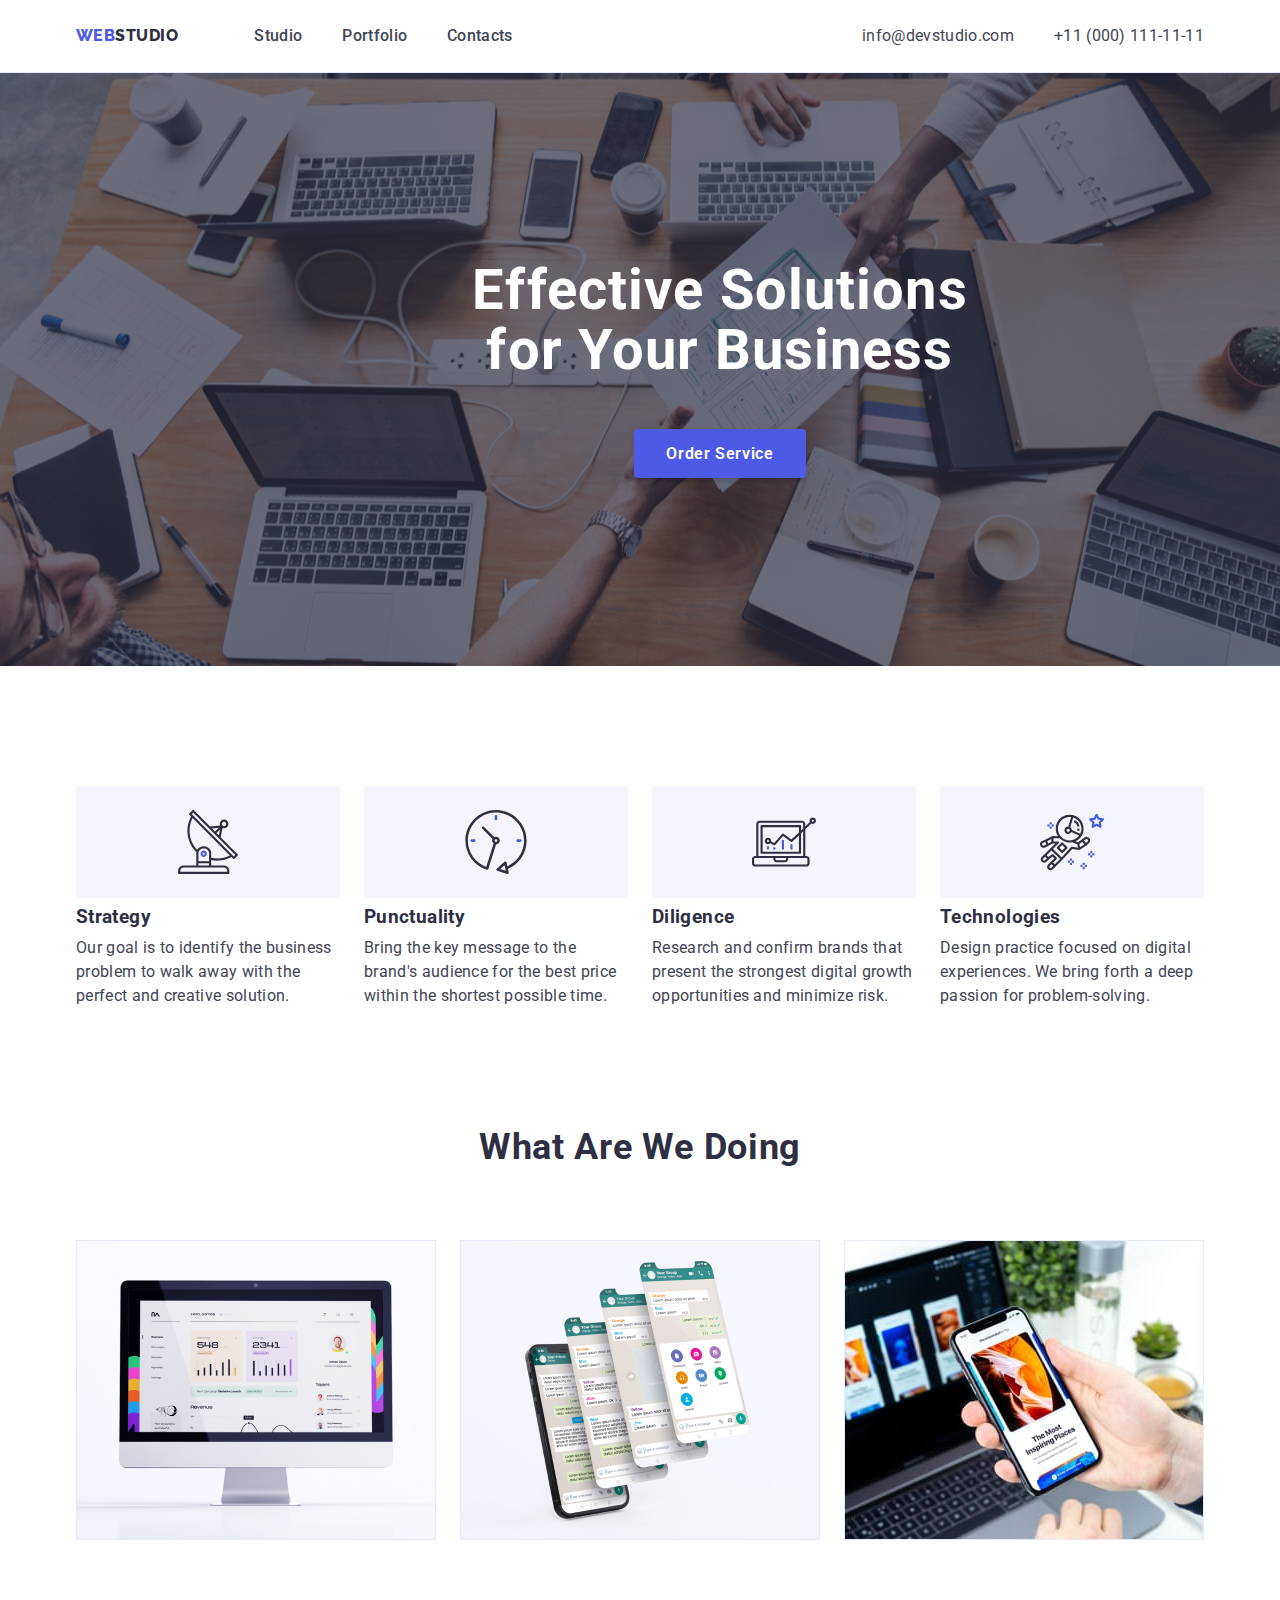
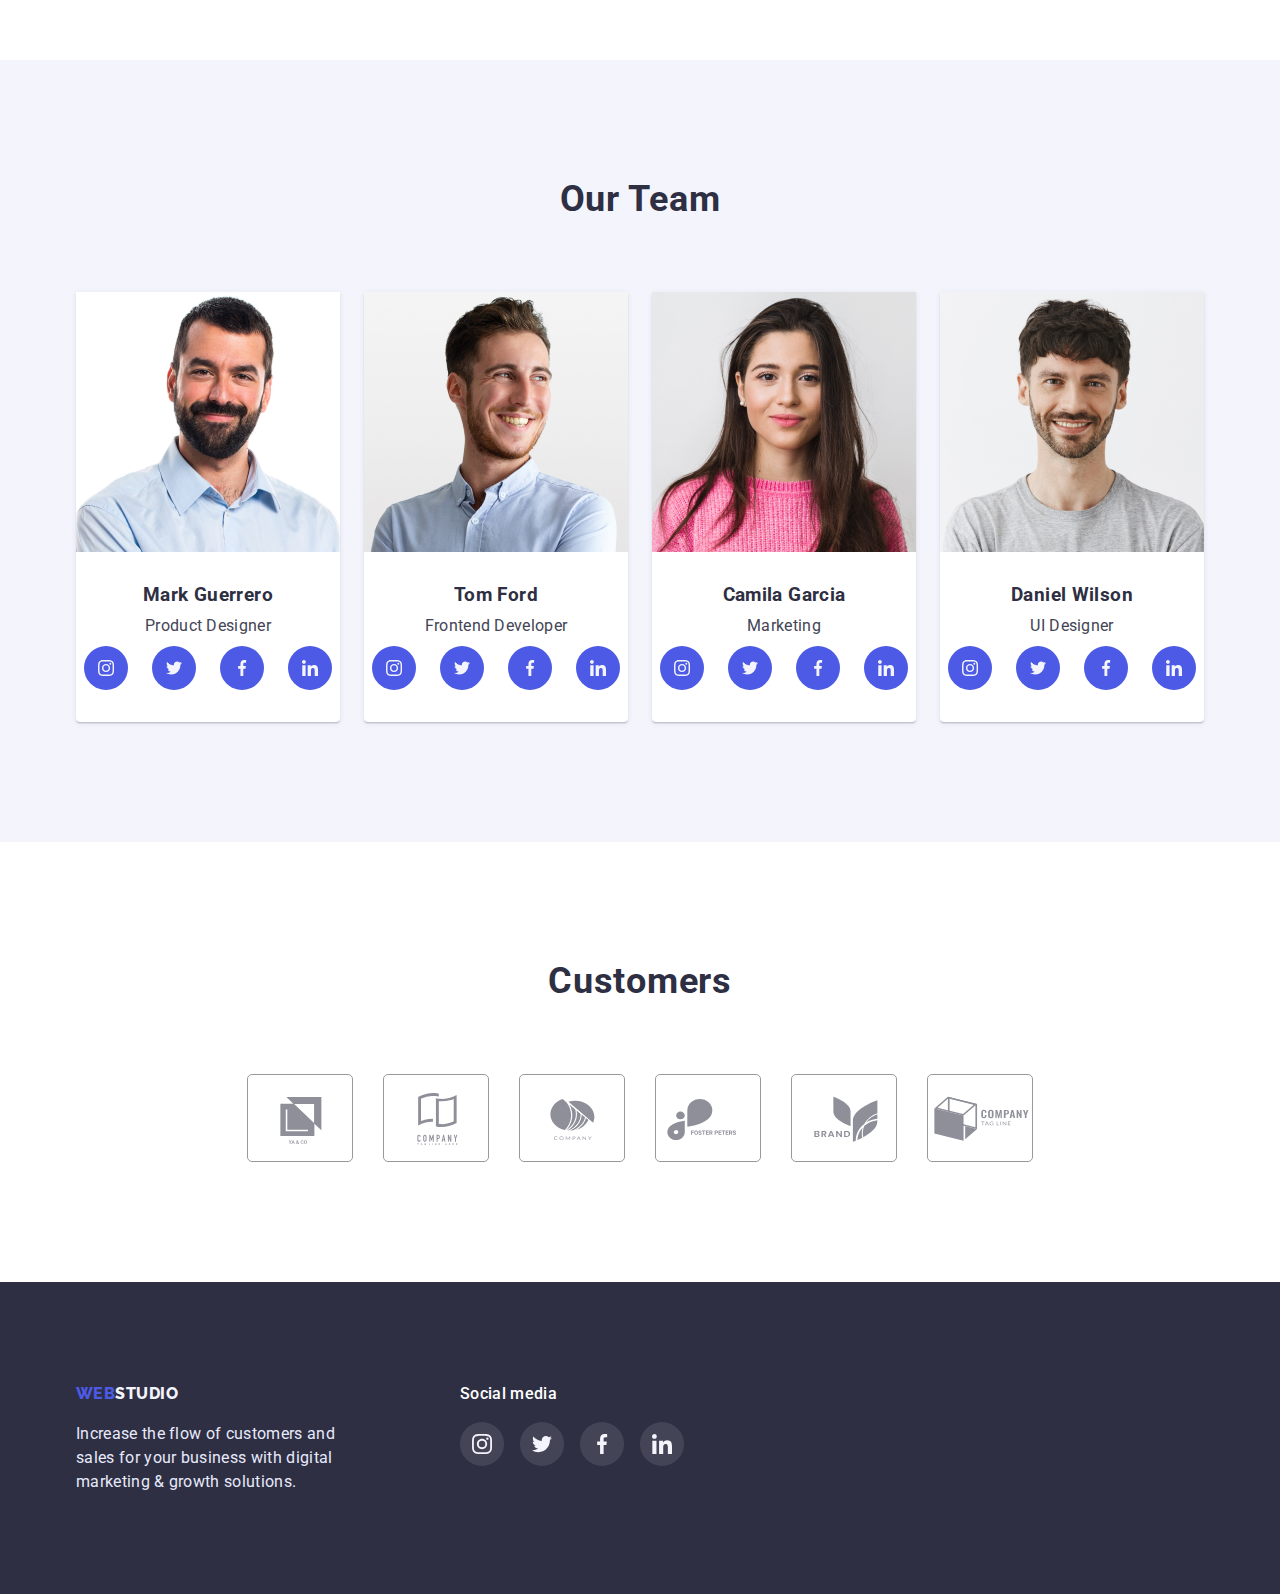
<file: index.html>
<!DOCTYPE html>
<html lang="en">
  <head>
    <meta charset="UTF-8" />
    <meta http-equiv="X-UA-Compatible" content="IE=edge" />
    <meta name="viewport" content="width=device-width, initial-scale=1.0" />
    <link rel="preconnect" href="https://fonts.googleapis.com" />
    <link rel="preconnect" href="https://fonts.gstatic.com" crossorigin />
    <link
      href="https://fonts.googleapis.com/css2?family=Raleway:wght@800&family=Roboto:wght@400;500;700&display=swap"
      rel="stylesheet"
    />
    <link rel="stylesheet" href="styles/styles.css" />
    <link rel="stylesheet" href="styles/modern-normalize.css" />
    <title>WebStudio</title>
  </head>

  <body class="site-body">
    <header class="header">
      <div class="container header-container">
        <nav class="header-navigation">
          <a class="header-logo link" href="/"
            ><span class="header-web">WEB</span>STUDIO</a
          >

          <ul class="header-list list">
            <li class="header-item">
              <a class="header-link link" href="./index.html">Studio</a>
            </li>
            <li class="header-item">
              <a class="header-link link" href="./portfolio.html">Portfolio</a>
            </li>
            <li class="header-item">
              <a class="header-link link" href="">Contacts</a>
            </li>
          </ul>
        </nav>

        <ul class="header-contact list">
          <li class="header-mail">
            <a class="contact-link link" href="mailto:info@devstudio.com"
              >info@devstudio.com</a
            >
          </li>
          <li class="header-tel">
            <a class="contact-link link" href="tel:+11(000)111-11-11"
              >+11 (000) 111-11-11</a
            >
          </li>
        </ul>
      </div>
    </header>
    <main>
      <section class="main-section">
        <h1 class="main-title">Effective Solutions for Your Business</h1>
        <button type="button" class="section-btn">Order Service</button>
      </section>

      <section class="merits-section">
        <div class="container">
          <h2 class="merits-title visually-hidden">Merits</h2>
          <ul class="merits-list list">
            <li class="merits-item">
              <div class="background-icon-merits">
                
                <svg class="merits-icon" width="64" height="64">
                  <use href="./images/icons.svg#icon-antenna"></use>
                </svg>
             
              </div>
              <h3 class="merits-heading">Strategy</h3>
              <p class="merits-paragraph">
                Our goal is to identify the business problem to walk away with
                the perfect and creative solution.
              </p>
            </li>
            <li class="merits-item">
              <div class="background-icon-merits">
                
                <svg class="merits-icon" width="64" height="64">
                  <use href="./images/icons.svg#icon-clock"></use>
                </svg>
              
              </div>
              <h3 class="merits-heading">Punctuality</h3>
              <p class="merits-paragraph">
                Bring the key message to the brand's audience for the best price
                within the shortest possible time.
              </p>
            </li>
            <li class="merits-item">
              <div class="background-icon-merits">
               
                <svg class="merits-icon" width="64" height="64">
                  <use href="./images/icons.svg#icon-diagram"></use>
                </svg>
             
              </div>
              <h3 class="merits-heading">Diligence</h3>
              <p class="merits-paragraph">
                Research and confirm brands that present the strongest digital
                growth opportunities and minimize risk.
              </p>
            </li>
            <li class="merits-item">
              <div class="background-icon-merits">
                
                <svg class="merits-icon" width="64" height="64">
                  <use href="./images/icons.svg#icon-astronaut"></use>
                </svg>
             
              </div>
              <h3 class="merits-heading">Technologies</h3>
              <p class="merits-paragraph">
                Design practice focused on digital experiences. We bring forth a
                deep passion for problem-solving.
              </p>
            </li>
          </ul>
        </div>
      </section>

      <section class="services-section">
        <div class="container">
          <h2 class="services-title">What Are We Doing</h2>
          <ul class="services-list list">
            <li class="services-item">
              <img
                class="serices-img"
                src="./images/desktop.jpg"
                alt="desktop"
                width="360"
                height="300"
              />
            </li>
            <li class="services-item">
              <img
                class="serices-img"
                src="./images/scrolling.jpg"
                alt="scrolling"
                width="360"
                height="300"
              />
            </li>
            <li class="services-item">
              <img
                class="serices-img"
                src="./images/phone.jpg"
                alt="phone"
                width="360"
                height="300"
              />
            </li>
          </ul>
        </div>
      </section>

      <section class="team-section">
        <div class="container">
          <h2 class="team-title">Our Team</h2>
          <ul class="team-list list">
            <li class="team-item">
              <img
                class="team-img"
                src="./images/mark.jpg"
                alt="Photo Mark"
                width="264"
                height="260"
              />
              <h3 class="team-member">Mark Guerrero</h3>
              <p class="team-paragraph">Product Designer</p>
              <ul class="team-soc-list list">
                <li class="team-soc-item">
                  <a href="" class="team-soc-link link">
                    <svg class="team-soc-icon" width="16" height="16">
                      <use href="./images/icons.svg#icon-instagram"></use>
                    </svg>
                  </a>
                </li>
                <li class="team-soc-item">
                  <a href="" class="team-soc-link link">
                    <svg class="team-soc-icon" width="16" height="16">
                      <use href="./images/icons.svg#icon-twitter"></use>
                    </svg>
                  </a>
                </li>
                <li class="team-soc-item">
                  <a href="" class="team-soc-link link">
                    <svg class="team-soc-icon" width="16" height="16">
                      <use href="./images/icons.svg#icon-facebook"></use>
                    </svg>
                  </a>
                </li>
                <li class="team-soc-item">
                  <a href="" class="team-soc-link link">
                    <svg class="team-soc-icon" width="16" height="16">
                      <use href="./images/icons.svg#icon-linkedin"></use>
                    </svg>
                  </a>
                </li>
              </ul>
            </li>
            <li class="team-item">
              <img
                class="team-img"
                src="./images/tom.jpg"
                alt="Photo Tom"
                width="264"
                height="260"
              />
              <h3 class="team-member">Tom Ford</h3>
              <p class="team-paragraph">Frontend Developer</p>
              <ul class="team-soc-list list">
                <li class="team-soc-item">
                  <a href="" class="team-soc-link link">
                    <svg class="team-soc-icon" width="16" height="16">
                      <use href="./images/icons.svg#icon-instagram"></use>
                    </svg>
                  </a>
                </li>
                <li class="team-soc-item">
                  <a href="" class="team-soc-link link">
                    <svg class="team-soc-icon" width="16" height="16">
                      <use href="./images/icons.svg#icon-twitter"></use>
                    </svg>
                  </a>
                </li>
                <li class="team-soc-item">
                  <a href="" class="team-soc-link link">
                    <svg class="team-soc-icon" width="16" height="16">
                      <use href="./images/icons.svg#icon-facebook"></use>
                    </svg>
                  </a>
                </li>
                <li class="team-soc-item">
                  <a href="" class="team-soc-link link">
                    <svg class="team-soc-icon" width="16" height="16">
                      <use href="./images/icons.svg#icon-linkedin"></use>
                    </svg>
                  </a>
                </li>
              </ul>
            </li>
            <li class="team-item">
              <img
                class="team-img"
                src="./images/camila.jpg"
                alt="Photo Camila"
                width="264"
                height="260"
              />
              <h3 class="team-member">Camila Garcia</h3>
              <p class="team-paragraph">Marketing</p>
              <ul class="team-soc-list list">
                <li class="team-soc-item">
                  <a href="" class="team-soc-link link">
                    <svg class="team-soc-icon" width="16" height="16">
                      <use href="./images/icons.svg#icon-instagram"></use>
                    </svg>
                  </a>
                </li>
                <li class="team-soc-item">
                  <a href="" class="team-soc-link link">
                    <svg class="team-soc-icon" width="16" height="16">
                      <use href="./images/icons.svg#icon-twitter"></use>
                    </svg>
                  </a>
                </li>
                <li class="team-soc-item">
                  <a href="" class="team-soc-link link">
                    <svg class="team-soc-icon" width="16" height="16">
                      <use href="./images/icons.svg#icon-facebook"></use>
                    </svg>
                  </a>
                </li>
                <li class="team-soc-item">
                  <a href="" class="team-soc-link link">
                    <svg class="team-soc-icon" width="16" height="16">
                      <use href="./images/icons.svg#icon-linkedin"></use>
                    </svg>
                  </a>
                </li>
              </ul>
            </li>
            <li class="team-item">
              <img
                class="team-img"
                src="./images/daniel.jpg"
                alt="Photo Daniel"
                width="264"
                height="260"
              />
              <h3 class="team-member">Daniel Wilson</h3>
              <p class="team-paragraph">UI Designer</p>
              <ul class="team-soc-list list">
                <li class="team-soc-item">
                  <a href="" class="team-soc-link link">
                    <svg class="team-soc-icon" width="16" height="16">
                      <use href="./images/icons.svg#icon-instagram"></use>
                    </svg>
                  </a>
                </li>
                <li class="team-soc-item">
                  <a href="" class="team-soc-link link">
                    <svg class="team-soc-icon" width="16" height="16">
                      <use href="./images/icons.svg#icon-twitter"></use>
                    </svg>
                  </a>
                </li>
                <li class="team-soc-item">
                  <a href="" class="team-soc-link link">
                    <svg class="team-soc-icon" width="16" height="16">
                      <use href="./images/icons.svg#icon-facebook"></use>
                    </svg>
                  </a>
                </li>
                <li class="team-soc-item">
                  <a href="" class="team-soc-link link">
                    <svg class="team-soc-icon" width="16" height="16">
                      <use href="./images/icons.svg#icon-linkedin"></use>
                    </svg>
                  </a>
                </li>
              </ul>
            </li>
          </ul>
        </div>
      </section>
      <section class="customers">
    
        <div class="container">
          <h2 class="customers-title">Customers</h2>
          <ul class="customers-list list">
            <li class="customers-item">
              <a href="" class="customers-link link">
                <svg class="customers-icon" width="104" height="56">
                  <use href="./images/icons.svg#icon-client_1"></use>
                </svg>
              </a>
            </li>
            <li class="customers-item">
              <a href="" class="customers-link link">
                <svg class="customers-icon" width="104" height="56">
                  <use href="./images/icons.svg#icon-client_2"></use>
                </svg>
              </a>
            </li>
            <li class="customers-item">
              <a href="" class="customers-link link">
                <svg class="customers-icon" width="104" height="56">
                  <use href="./images/icons.svg#icon-client_3"></use>
                </svg>
              </a>
            </li>
            <li class="customers-item">
              <a href="" class="customers-link link">
                <svg class="customers-icon" width="104" height="56">
                  <use href="./images/icons.svg#icon-client_4"></use>
                </svg>
              </a>
            </li>
            <li class="customers-item">
              <a href="" class="customers-link link">
                <svg class="customers-icon" width="104" height="56">
                  <use href="./images/icons.svg#icon-client_5"></use>
                </svg>
              </a>
            </li>
            <li class="customers-item">
              <a href="" class="customers-link link">
                <svg class="customers-icon" width="104" height="56">
                  <use href="./images/icons.svg#icon-client_6"></use>
                </svg>
              </a>
            </li>
          </ul>
        </div>
      </section>
    </main>
    <footer class="footer-section">
      <div class="footer-content container">
       <div>
        <a class="footer-logo link" href="/"
          ><span class="footer-web">WEB</span>STUDIO</a
        >
        <p class="footer-paragraph">
          Increase the flow of customers and sales for your business with
          digital marketing & growth solutions.
        </p>
      </div>
      
      <div class="footer-social">
        <p class="footer-soc-paragraph">Social media</p>
        <ul class="footer-soc-list list">
          <li class="footer-soc-item">
            <a href="" class="footer-soc-link link">
              <svg class="footer-soc-icon" width="24" height="20">
                <use href="./images/icons.svg#icon-instagram"></use>
              </svg>
            </a>
          </li>
          <li class="footer-soc-item">
            <a href="" class="footer-soc-link link">
              <svg class="footer-soc-icon" width="24" height="20">
                <use href="./images/icons.svg#icon-twitter"></use>
              </svg>
            </a>
          </li>
          <li class="footer-soc-item">
            <a href="" class="footer-soc-link link">
              <svg class="footer-soc-icon" width="24" height="20">
                <use href="./images/icons.svg#icon-facebook"></use>
              </svg>
            </a>
          </li>
          <li class="footer-soc-item">
            <a href="" class="footer-soc-link link">
              <svg class="footer-soc-icon" width="24" height="20">
                <use href="./images/icons.svg#icon-linkedin"></use>
              </svg>
            </a>
          </li>
        </ul>

          </li>
        </ul>
      </div>
    </div>
    </footer>
  </body>
</html>
</file>
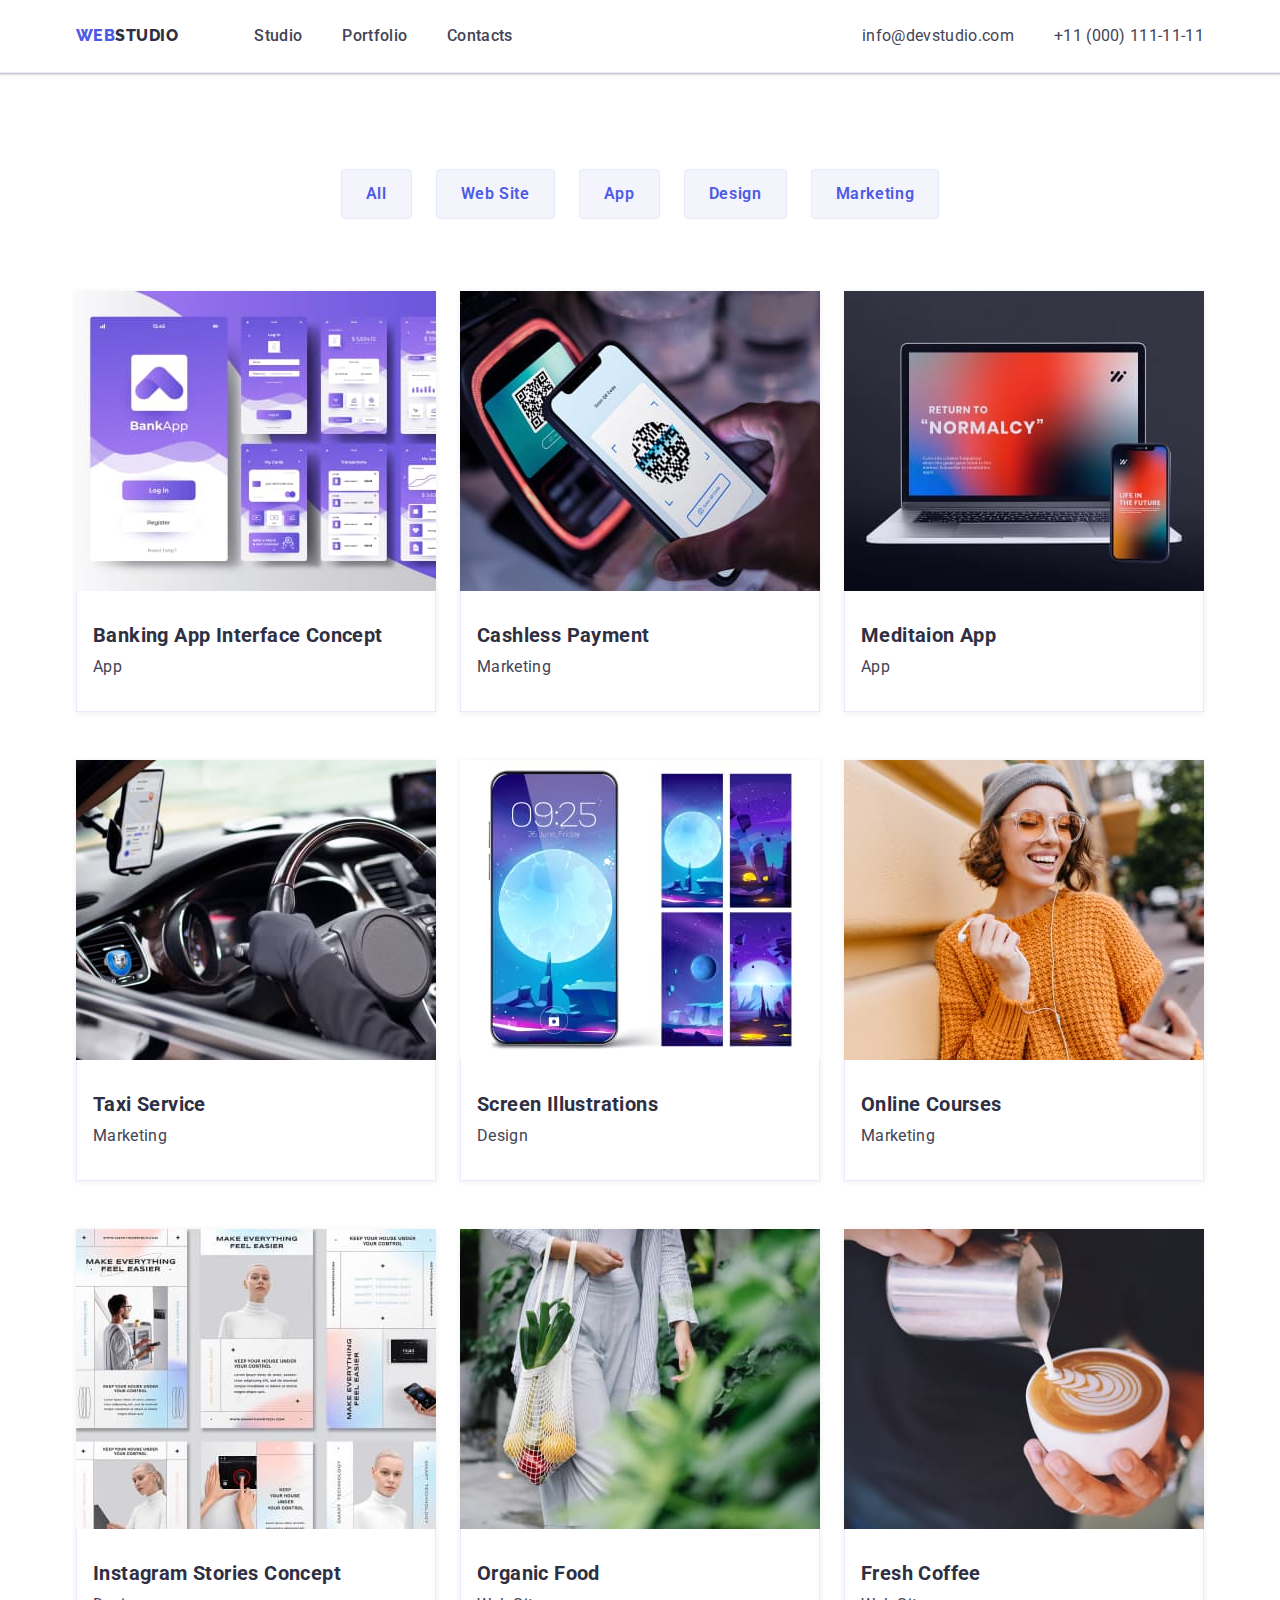
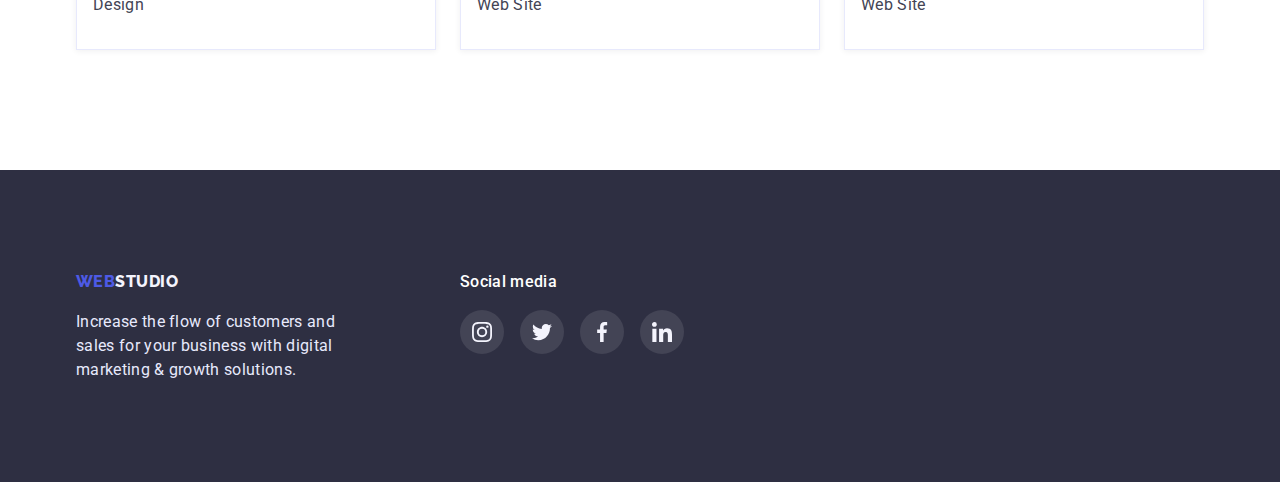
<file: portfolio.html>
<!DOCTYPE html>
<html lang="en">
  <head>
    <meta charset="UTF-8" />
    <meta http-equiv="X-UA-Compatible" content="IE=edge" />
    <meta name="viewport" content="width=device-width, initial-scale=1.0" />
    <link rel="preconnect" href="https://fonts.googleapis.com">
    <link rel="preconnect" href="https://fonts.gstatic.com" crossorigin>
    <link href="https://fonts.googleapis.com/css2?family=Raleway:wght@800&family=Roboto:wght@400;500;700&display=swap" rel="stylesheet">
    <link rel="stylesheet" href="styles/styles.css"> 
    <link rel="stylesheet" href="styles/modern-normalize.css"> 
    <title>WebStudio</title>
  </head>

      <body class="site-body">
        <header class="header">
          <div class="container header-container">
          <nav class="header-navigation">
            <a class="header-logo link" href="/"><span class="header-web">WEB</span>STUDIO</a>
    
            <ul class="header-list list">
              <li class="header-item"><a class="header-link link" href="./index.html">Studio</a></li>
              <li class="header-item"><a class="header-link link" href="./portfolio.html">Portfolio</a></li>
              <li class="header-item"><a class="header-link link" href="">Contacts</a></li>
            </ul>
          </nav>
    
          <ul class="header-contact list">
            <li class="header-mail"><a class="contact-link link" href="mailto:info@devstudio.com">info@devstudio.com</a></li>
            <li class="header-tel"><a class="contact-link link" href="tel:+11(000)111-11-11">+11 (000) 111-11-11</a></li>
          </ul>
        </div>
    </header>
    <main>
        <section class="menu-section">
          <div class="container">
            <h1 class="menu-header  visually-hidden">Portfolio</h1>
            <ul class="menu-list list">
                <li class="menu-item"><button type="button" class="menu-btn">All</button></li>
                <li class="menu-item"><button type="button" class="menu-btn">Web Site</button></li>
                <li class="menu-item"><button type="button" class="menu-btn">App</button></li>
                <li class="menu-item"><button type="button" class="menu-btn">Design</button></li>
                <li class="menu-item"><button type="button" class="menu-btn">Marketing</button></li>
            </ul>

          
          <ul class="portfolio-list list">
            <li class="portfolio-item">
                <a class="portfolio-link link" href="">
                <img class="portfolio-img"
                src="./images/banking_app.jpg" 
                alt="Banking App"
                width="360"
                height="300">
                <div class="portfolio-box">
                <h3 class="portfolio-heading">Banking App Interface Concept</h3>
                <p class="portfolio-paragraph">App</p>
              </div>
            </a>
            </li>
            <li class="portfolio-item">
                <a class="portfolio-link link" href="">
                <img class="portfolio-img"
                src="./images/cashless_payment.jpg" 
                alt="Cashless Payment"
                width="360"
                height="300">
                <div class="portfolio-box">
                <h3 class="portfolio-heading">Cashless Payment</h3>
                <p class="portfolio-paragraph">Marketing</p>
              </div>
            </a>
            </li>
            <li class="portfolio-item">
                <a class="portfolio-link link" href="">
                <img class="portfolio-img"
                src="./images/meditation_app.jpg" 
                alt="Meditaion App"
                width="360"
                height="300">
               <div class="portfolio-box">
                <h3 class="portfolio-heading">Meditaion App</h3>
                <p class="portfolio-paragraph">App</p>
               </div>
            </a>
            </li>
            <li class="portfolio-item">
              <a class="portfolio-link link" href="">
              <img class="portfolio-img"
              src="./images/taxi_service.jpg" 
              alt="Taxi Service"
              width="360"
              height="300">
          
              <div class="portfolio-box">
                <h3 class="portfolio-heading">Taxi Service</h3>
                <p class="portfolio-paragraph">Marketing</p>
              </div>
          </a>
          </li>
          <li class="portfolio-item">
              <a class="portfolio-link link" href="">
              <img class="portfolio-img"
              src="./images/screen_illustrations.jpg" 
              alt="Screen Illustrations"
              width="360"
              height="300">
             <div class="portfolio-box">
              <h3 class="portfolio-heading">Screen Illustrations</h3>
              <p class="portfolio-paragraph">Design</p>
             </div>
          </a>
          </li>
          <li class="portfolio-item">
              <a class="portfolio-link link" href="">
              <img class="portfolio-img"
              src="./images/online_courses.jpg" 
              alt="Online Courses"
              width="360"
              height="300">
              <div class="portfolio-box">
                <h3 class="portfolio-heading">Online Courses</h3>
              <p class="portfolio-paragraph">Marketing</p>
              </div>
          </a>
          </li>
          <li class="portfolio-item">
            <a class="portfolio-link link" href="">
            <img class="portfolio-img"
            src="./images/instagram_concept.jpg" 
            alt="Instagram Concept"
            width="360"
            height="300">
          <div class="portfolio-box">
            <h3 class="portfolio-heading">Instagram Stories Concept</h3>
            <p class="portfolio-paragraph">Design</p>
          </div>
        </a>
        </li>
        <li class="portfolio-item">
            <a class="portfolio-link link" href="">
            <img class="portfolio-img"
            src="./images/organic_food.jpg" 
            alt="Food Web Site"
            width="360"
            height="300">
          <div class="portfolio-box">
            <h3 class="portfolio-heading">Organic Food</h3>
            <p class="portfolio-paragraph">Web Site</p>
          </div>
        </a>
        </li>
        <li class="portfolio-item">
            <a class="portfolio-link link" href="">
            <img class="portfolio-img"
            src="./images/fresh_coffee.jpg" 
            alt="Coffee Web Site"
            width="360"
            height="300">
            <div class="portfolio-box">
              <h3 class="portfolio-heading">Fresh Coffee</h3>
            <p class="portfolio-paragraph">Web Site</p>
            </div>
        </a>
        </li>
          </ul>
        </div>
        </section>
    </main>
    <footer class="footer-section">
      <div class="footer-content container">
       <div>
        <a class="footer-logo link" href="/"
          ><span class="footer-web">WEB</span>STUDIO</a
        >
        <p class="footer-paragraph">
          Increase the flow of customers and sales for your business with
          digital marketing & growth solutions.
        </p>
      </div>
      
      <div class="footer-social">
        <p class="footer-soc-paragraph">Social media</p>
        <ul class="footer-soc-list list">
          <li class="footer-soc-item">
            <a href="" class="footer-soc-link link">
              <svg class="footer-soc-icon" width="20" height="20">
                <use href="./images/icons.svg#icon-instagram"></use>
              </svg>
            </a>
          </li>
          <li class="footer-soc-item">
            <a href="" class="footer-soc-link link">
              <svg class="footer-soc-icon" width="20" height="20">
                <use href="./images/icons.svg#icon-twitter"></use>
              </svg>
            </a>
          </li>
          <li class="footer-soc-item">
            <a href="" class="footer-soc-link link">
              <svg class="footer-soc-icon" width="20" height="20">
                <use href="./images/icons.svg#icon-facebook"></use>
              </svg>
            </a>
          </li>
          <li class="footer-soc-item">
            <a href="" class="footer-soc-link link">
              <svg class="footer-soc-icon" width="20" height="20">
                <use href="./images/icons.svg#icon-linkedin"></use>
              </svg>
            </a>
          </li>
        </ul>

          </li>
        </ul>
      </div>
    </div>
    </footer>
</body>
</html>
</file>
<file: styles/styles.css>
:root {
  --primary-brand-color: #4d5ae5;
  --title-text-color: #2e2f42;
  --description-text-color: #434455;
  --background-color: #fff;
  --backgroung-dark-color: #404bbf;
  --backgroung-light-color: #f4f4fd;
}

p,
h1,
h2,
h3,
h4,
h5,
h6 {
  margin: 0;
}
ul,
ol {
  margin: 0;
  padding-left: 0;
}

.container {
  width: 1158px;
  padding-left: 15px;
  padding-right: 15px;

  margin: 0 auto;
}

img {
  display: block;
  max-width: 100%;
  height: auto;
}

.site-body {
  color: var(--description-text-color);
  font-family: "Roboto", sans-serif;
  font-size: 16px;
  background-color: var(--background-color);
}

.list {
  list-style: none;
}

.link {
  text-decoration: none;
}

.visually-hidden {
  position: absolute;
  width: 1px;
  height: 1px;
  margin: -1px;
  border: 0;
  padding: 0;

  white-space: nowrap;
  clip-path: inset(100%);
  clip: rect(0 0 0 0);
  overflow: hidden;
}

.header {
  border-bottom: 1px solid #e7e9fc;
  box-shadow: 0px 2px 1px rgba(46, 47, 66, 0.08),
    0px 1px 1px rgba(46, 47, 66, 0.16), 0px 1px 6px rgba(46, 47, 66, 0.08);
}
.header-container {
  display: flex;
}
.header-navigation {
  display: flex;
  align-items: center;
  margin-right: auto;
}
.header-logo {
  font-family: "Raleway", sans-serif;
  font-weight: 800;
  line-height: 1.33;
  letter-spacing: 0.03em;
  text-transform: uppercase;
  color: var(--title-text-color);
  margin-right: 76px;
}
.header-web {
  color: #4d5ae5;
}
.header-list {
  font-style: normal;
  font-weight: 500;
  font-size: 16px;
  line-height: 1.5;
  letter-spacing: 0.02em;
  color: var(--title-text-color);
  display: flex;
  gap: 40px;
}
.header-item {
}

.header-link {
  font-weight: 500;
  font-size: 16px;
  line-height: 1.5;
  letter-spacing: 0.02em;
  color: var(--description-text-color);
  display: block;
  padding-top: 24px;
  padding-bottom: 24px;
}

.header-link:hover {
  color: var(--backgroung-dark-color);
}
.header-link:focus {
  color: var(--backgroung-dark-color);
}

.header-contact {
  display: flex;
}

.header-mail {
  margin-right: 40px;
}
.header-tel {
}

.contact-link {
  line-height: 1.5;
  letter-spacing: 0.02em;
  color: var(--description-text-color);
  padding-top: 24px;
  padding-bottom: 24px;
  display: block;
}

.contact-link:hover {
  color: var(--backgroung-dark-color);
}
.contact-link:focus {
  color: var(--backgroung-dark-color);
}
.main-section {
  background-color: var(--title-text-color);
  color: var(--background-color);
  text-align: center;
  padding-top: 188px;
  padding-bottom: 188px;
  background-image: linear-gradient(
      rgba(46, 47, 66, 0.7),
      rgba(46, 47, 66, 0.7)
    ),
    url(../images/main_bg.jpg);
  background-repeat: no-repeat;
  background-position: center;
  background-size: cover;
  width: 1440px;
  margin: 0 auto;
}

.main-title {
  margin-bottom: 48px;
  font-weight: 700;
  font-size: 56px;
  line-height: 1.07;
  letter-spacing: 0.02em;
  color: var(--background-color);
  width: 553px;

  margin-left: auto;
  margin-right: auto;
}
.section-btn {
  padding: 16px 32px;
  font-family: "Roboto", sans-serif;
  font-weight: 600;
  font-size: 16px;
  line-height: 1.07;
  letter-spacing: 0.04em;
  color: var(--background-color);
  background: var(--primary-brand-color);
  box-shadow: 0px 4px 4px rgba(0, 0, 0, 0.15);
  border-radius: 4px;
  border: none;
  cursor: pointer;
}

.section-btn:hover {
  background-color: var(--backgroung-dark-color);
  box-shadow: 0px 1px 6px rgba(46, 47, 66, 0.08),
    0px 1px 1px rgba(46, 47, 66, 0.16), 0px 2px 1px rgba(46, 47, 66, 0.08);
}
.section-btn:focus {
  background-color: var(--backgroung-dark-color);
  box-shadow: 0px 1px 6px rgba(46, 47, 66, 0.08),
    0px 1px 1px rgba(46, 47, 66, 0.16), 0px 2px 1px rgba(46, 47, 66, 0.08);
}
.merits-section {
  padding-top: 120px;
  padding-bottom: 120px;
  line-height: 1.5;
  letter-spacing: 0.02em;
  color: var(--description-text-color);
}

.merits-title {
}

.merits-list {
  display: flex;
  gap: 24px;
}
.merits-item {
  flex-basis: calc((100% - 3 * 24px) / 4);
}
.merits-heading {
  margin-bottom: 8px;
  font-weight: 700;
  line-height: 1.2;
  letter-spacing: 0.02em;
  color: var(--title-text-color);
}

.merits-paragraph {
  line-height: 1.5;
  letter-spacing: 0.02em;
  color: var(--description-text-color);
}

.background-icon-merits {
  width: 264px;
  height: 112px;
  background: #f4f4fd;
  border-radius: 4px;
  margin-bottom: 8px;
  display: flex;
  align-items: center;
  justify-content: center;
}

.merits-icon {
  justify-content: center;
  align-items: center;
}

.services-section {
  padding-bottom: 120px;
}
.services-title,
.team-title,
.customers-title {
  font-size: 36px;
  font-weight: 700;
  line-height: 1.1;
  text-align: center;
  letter-spacing: 0.02em;
  text-transform: capitalize;
  color: var(--title-text-color);
  margin-bottom: 72px;
}

.services-list {
  display: flex;
  gap: 24px;
}
.services-item {
  flex-basis: calc((100%-48px) 3);
}

.serices-img {
}

.team-section {
  background-color: var(--backgroung-light-color);
  padding-top: 120px;
  padding-bottom: 120px;
}

.team-title {
}
.team-list {
  display: flex;
  gap: 24px;
  text-align: center;
}
.team-item {
  box-shadow: 0px 1px 6px rgba(46, 47, 66, 0.08),
    0px 1px 1px rgba(46, 47, 66, 0.16), 0px 2px 1px rgba(46, 47, 66, 0.08);
  border-radius: 0px 0px 4px 4px;
  background-color: var(--background-color);
  padding-bottom: 32px;
}

.team-img {
  margin-bottom: 32px;
}

.team-member {
  font-weight: 700;
  line-height: 1.2;
  letter-spacing: 0.02em;
  color: var(--title-text-color);
  margin-bottom: 8px;
}

.team-paragraph {
  line-height: 1.5;
  letter-spacing: 0.02em;
  color: var(--description-text-color);
  margin-bottom: 8px;
}

.team-soc-list {
  display: flex;
  justify-content: center;
  gap: 24px;
}

.team-soc-item {
  width: 44px;
  height: 44px;
}

.team-soc-link {
  width: 100%;
  height: 100%;
  background-color: #4d5ae5;
  border-radius: 50%;
  display: flex;
  align-items: center;
  justify-content: center;
}

.team-soc-link:hover,
.team-soc-link:focus {
  background-color: #404bbf;
}
.team-soc-icon {
  fill: #f4f4fd;
}

.customers {
  padding-top: 120px;
  padding-bottom: 120px;
}

.customers-list {
  display: flex;
  gap: 30px;
  justify-content: center;
}

.customers-item {
  width: calc((100%-120px) / 6);
  height: 88px;
}

.customers-link {
  width: 100%;
  height: 100%;
  border: 1px solid #999;
  border-radius: 5px;
  display: flex;
  align-items: center;
  justify-content: center;
}

.customers-link:hover {
  border-color: #404bbf;
}

.customers-link:hover .customers-icon {
  border-color: #404bbf;
  fill: #404bbf;
}
.customers-link:focus .customers-icon {
  fill: #404bbf;
  border-color: #404bbf;
}

.customers-icon {
  fill: #8e8f99;
}

.footer-section {
  line-height: 1.5;
  letter-spacing: 0.02em;
  color: #e7e9fc;
  background: var(--title-text-color);
  padding-top: 100px;
  padding-bottom: 100px;
}

.footer-logo {
  font-family: "Raleway";
  font-style: normal;
  font-weight: 800;
  line-height: 1.1;

  letter-spacing: 0.03em;
  text-transform: uppercase;
  color: var(--backgroung-light-color);
}

.footer-web {
  color: var(--primary-brand-color);
}
.footer-paragraph {
  margin-top: 16px;
  line-height: 1.5;
  letter-spacing: 0.02em;
  color: #e7e9fc;
  width: 264px;
  height: 72px;
}

.footer-content {
  display: flex;
  align-items: baseline;
}

.footer-soc-paragraph {
  font-family: "Roboto";
  font-style: normal;
  font-weight: 500;
  font-size: 16px;
  line-height: 24px;
  letter-spacing: 0.02em;
  color: #ffffff;
  margin-bottom: 16px;
}

.footer-social {
  margin-left: 120px;
}

.footer-soc-list {
  display: flex;
  gap: 16px;
}

.footer-soc-item {
  width: 44px;
  height: 44px;
}

.footer-soc-link {
  width: 100%;
  height: 100%;
  background-color: rgba(255, 255, 255, 0.1);
  border-radius: 50%;
  display: flex;
  align-items: center;
  justify-content: center;
}

.footer-soc-link:hover,
.footer-soc-link:focus {
  background-color: #31d0aa;
}

.footer-soc-icon {
  fill: #f4f4fd;
  
}

.menu-section {
  line-height: 1.5;
  letter-spacing: 0.02em;
  color: var(--description-text-color);
  padding-top: 96px;
  padding-bottom: 120px;
}

.menu-header {
}

.menu-list {
  display: flex;
  justify-content: center;
  gap: 24px;
}

.menu-item {
}

.menu-btn {
  padding: 12px 24px;
  font-family: "Roboto";
  font-weight: 600;
  font-size: 16px;
  line-height: 1.5;
  text-align: center;
  letter-spacing: 0.04em;
  color: var(--primary-brand-color);
  background: var(--backgroung-light-color);
  border: 1px solid #e7e9fc;
  border-radius: 4px;
  cursor: pointer;
}

.menu-btn:hover {
  background-color: var(--backgroung-dark-color);
  color: var(--background-color);
  box-shadow: 0px 1px 6px rgba(46, 47, 66, 0.08),
    0px 1px 1px rgba(46, 47, 66, 0.16), 0px 2px 1px rgba(46, 47, 66, 0.08);
  border-color: transparent;
}
.menu-btn:focus {
  background-color: var(--backgroung-dark-color);
  color: var(--background-color);
  box-shadow: 0px 1px 6px rgba(46, 47, 66, 0.08),
    0px 1px 1px rgba(46, 47, 66, 0.16), 0px 2px 1px rgba(46, 47, 66, 0.08);
}

.portfolio-title {
}

.portfolio-list {
  display: flex;

  flex-wrap: wrap;
  margin-top: 72px;
  column-gap: 24px;
  row-gap: 48px;
}

.portfolio-item {
}

.portfolio-link {
  display: block;
  box-shadow: 0px 1px 6px rgba(46, 47, 66, 0.08);
  line-height: 1.5;
  letter-spacing: 0.02em;
  color: var(--description-text-color);
}

.portfolio-link:hover {
  box-shadow: 0px 1px 6px rgba(46, 47, 66, 0.08),
    0px 1px 1px rgba(46, 47, 66, 0.16), 0px 2px 1px rgba(46, 47, 66, 0.08);
}

.portfolio-img {
}

.portfolio-box {
  padding: 32px 0 32px 16px;
  border-bottom: 0.5px solid #e7e9fc;
  border-left: 0.5px solid #e7e9fc;
  border-right: 0.5px solid #e7e9fc;
}

.portfolio-heading {
  font-size: 20px;
  font-weight: 700;
  line-height: 1.2;
  letter-spacing: 0.02em;
  color: var(--title-text-color);
}

.portfolio-paragraph {
  margin-top: 8px;
}
</file>
